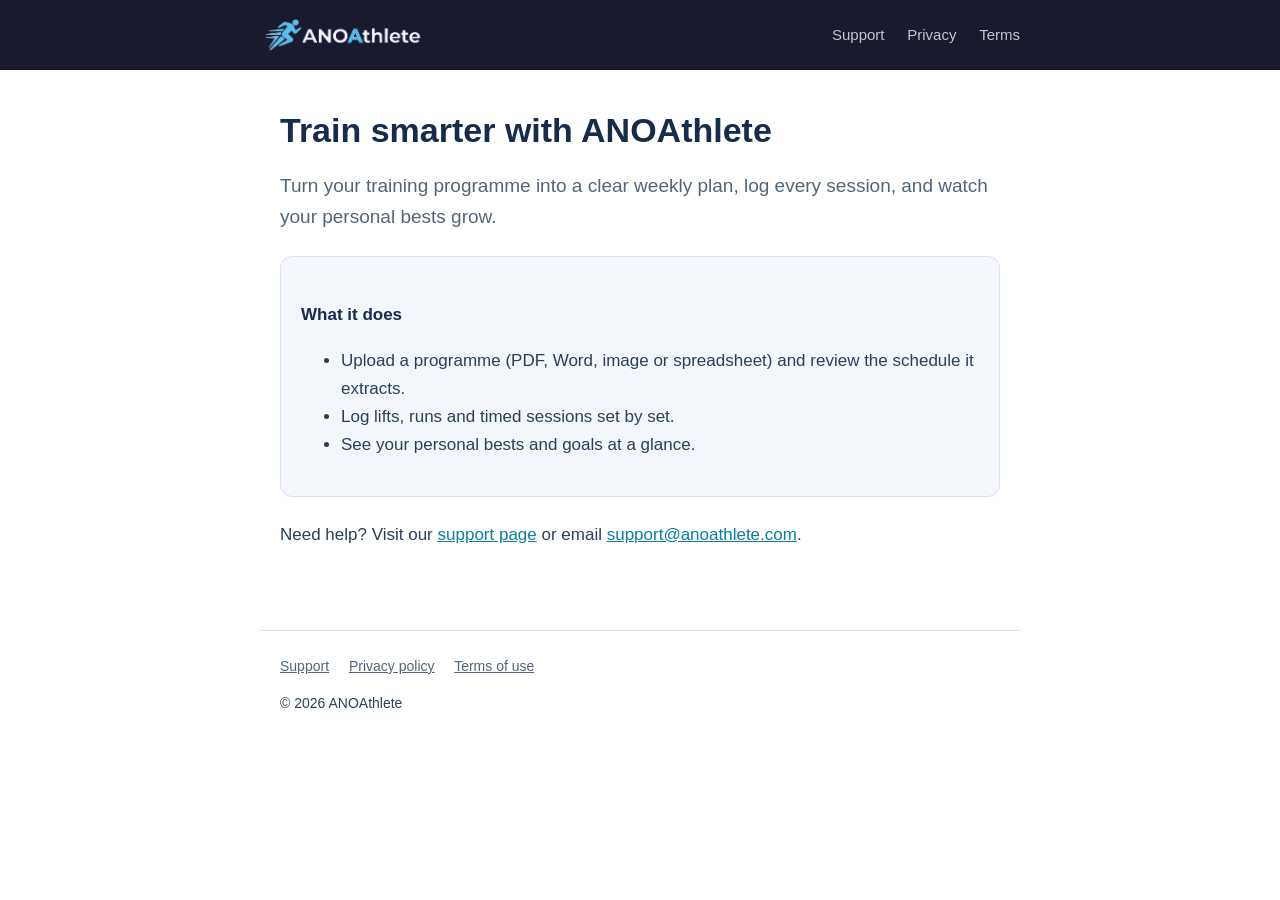
<file: index.html>
<!DOCTYPE html>
<html lang="en-GB">
  <head>
    <meta charset="utf-8" />
    <meta name="viewport" content="width=device-width, initial-scale=1" />
    <title>ANOAthlete – Train smarter</title>
    <meta
      name="description"
      content="ANOAthlete is a training log that turns your workout programme into a clear weekly plan and tracks your personal bests."
    />
    <link rel="icon" href="favicon.png" />
    <link rel="stylesheet" href="style.css" />
  </head>
  <body>
    <header>
      <div class="bar">
        <a href="./"><img src="logo.png" alt="ANOAthlete" /></a>
        <nav>
          <a href="support.html">Support</a>
          <a href="privacy.html">Privacy</a>
          <a href="terms.html">Terms</a>
        </nav>
      </div>
    </header>
    <main>
      <h1>Train smarter with ANOAthlete</h1>
      <p class="lead">
        Turn your training programme into a clear weekly plan, log every session, and watch your
        personal bests grow.
      </p>
      <div class="card">
        <h3>What it does</h3>
        <ul>
          <li>Upload a programme (PDF, Word, image or spreadsheet) and review the schedule it extracts.</li>
          <li>Log lifts, runs and timed sessions set by set.</li>
          <li>See your personal bests and goals at a glance.</li>
        </ul>
      </div>
      <p>
        Need help? Visit our <a href="support.html">support page</a> or email
        <a href="mailto:support@anoathlete.com">support@anoathlete.com</a>.
      </p>
    </main>
    <footer>
      <a href="support.html">Support</a>
      <a href="privacy.html">Privacy policy</a>
      <a href="terms.html">Terms of use</a>
      <p>&copy; 2026 ANOAthlete</p>
    </footer>
  </body>
</html>
</file>
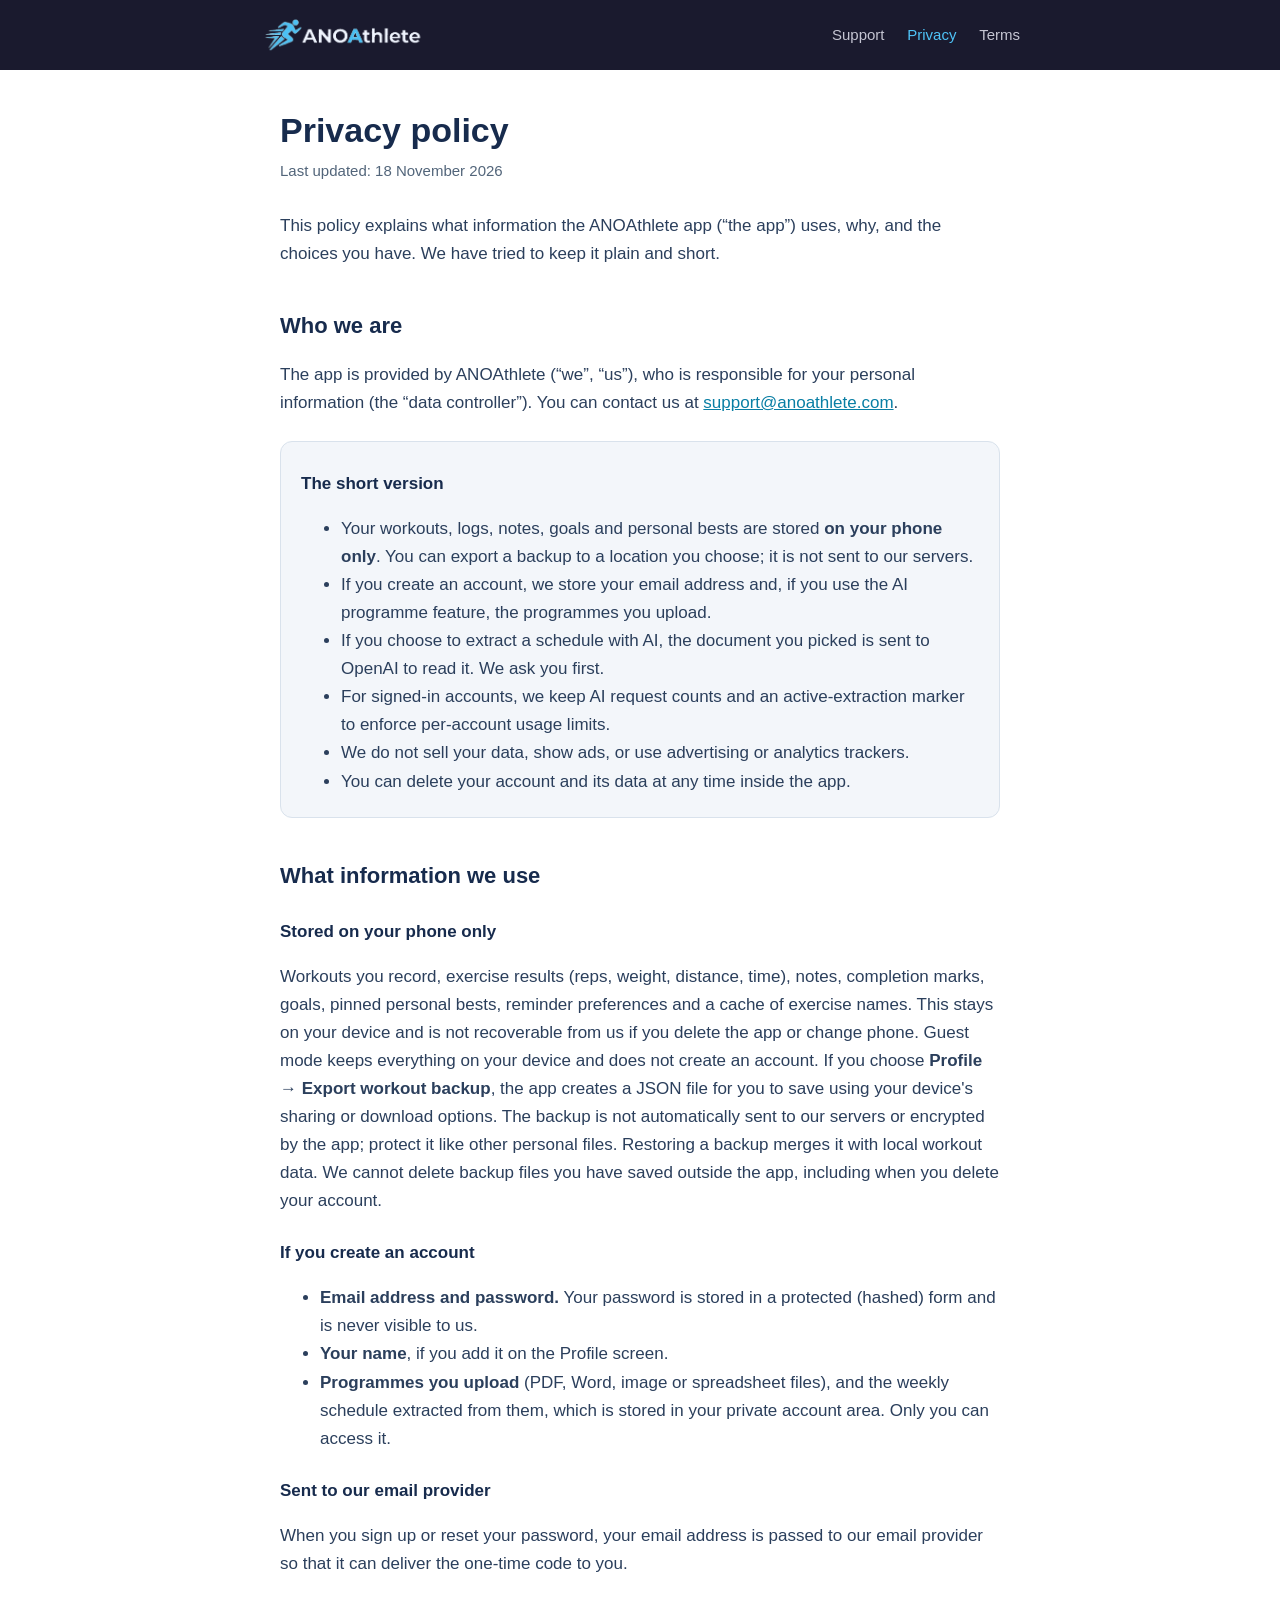
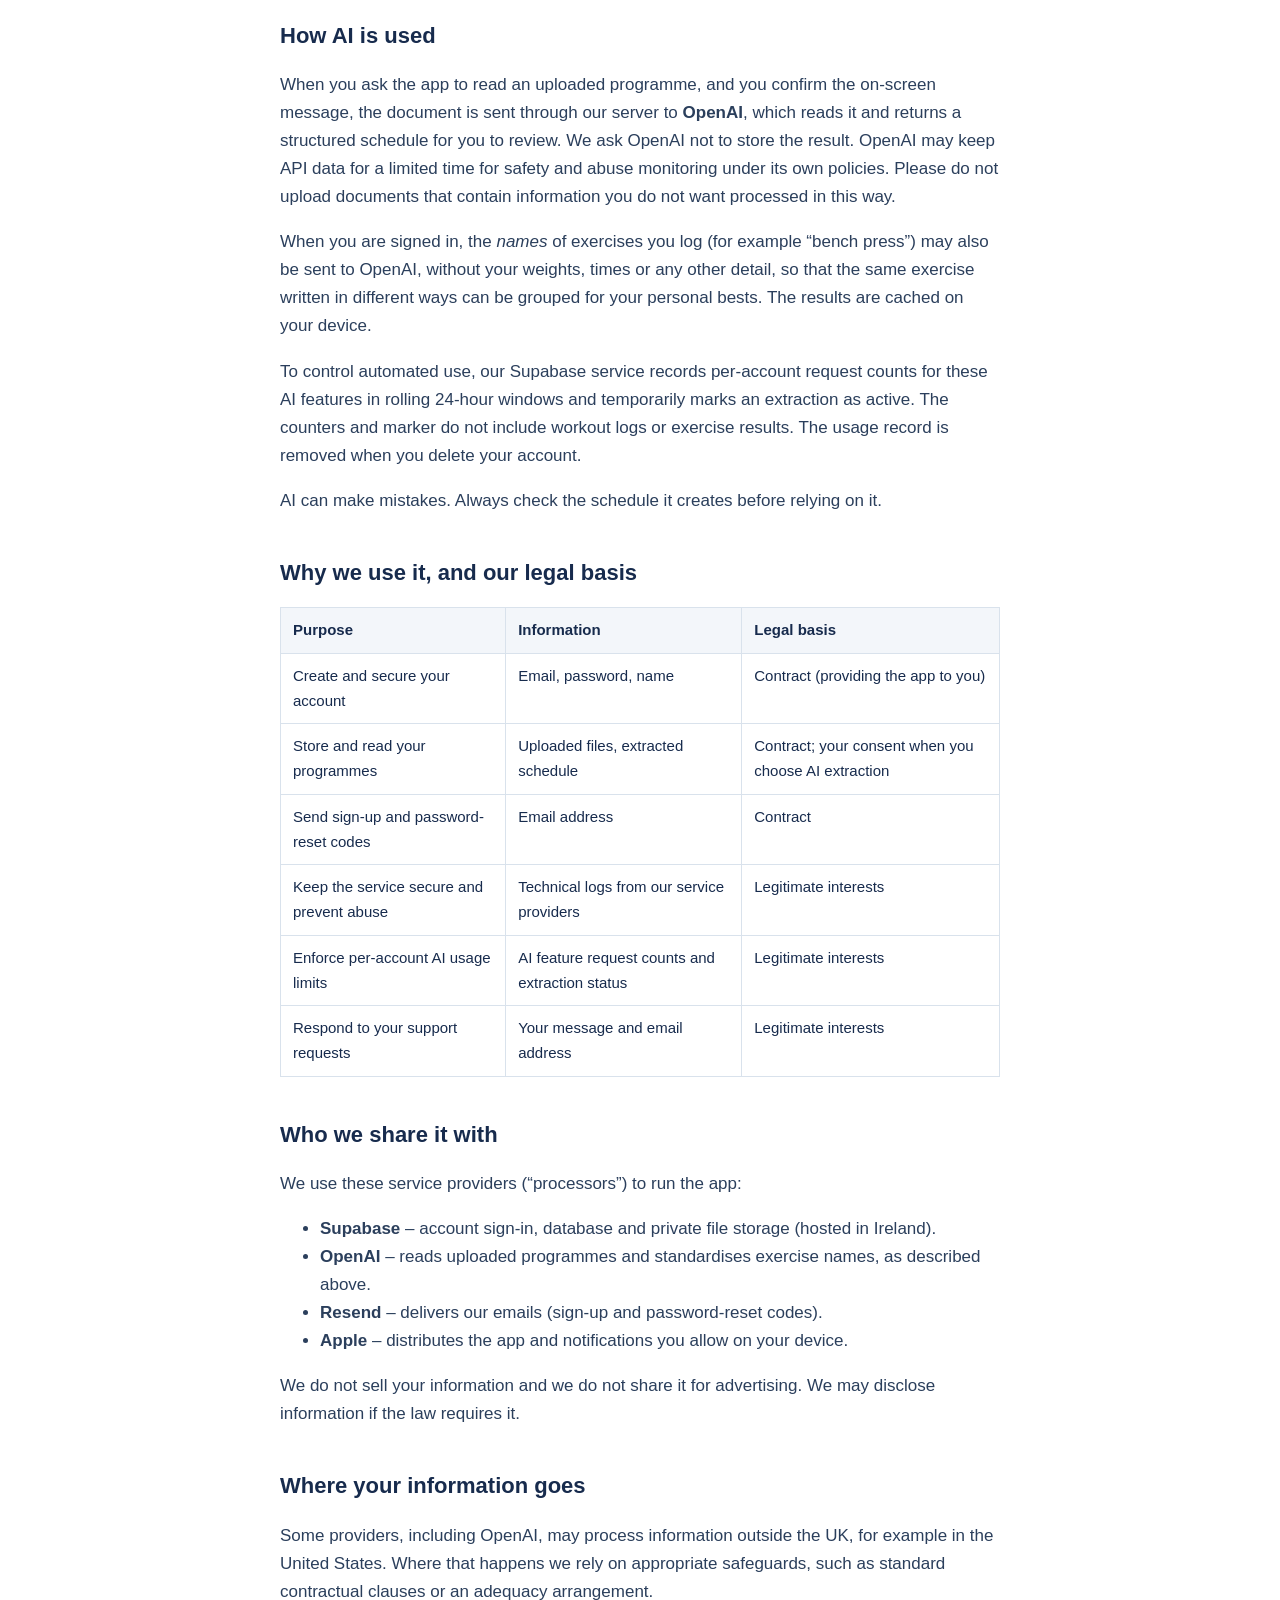
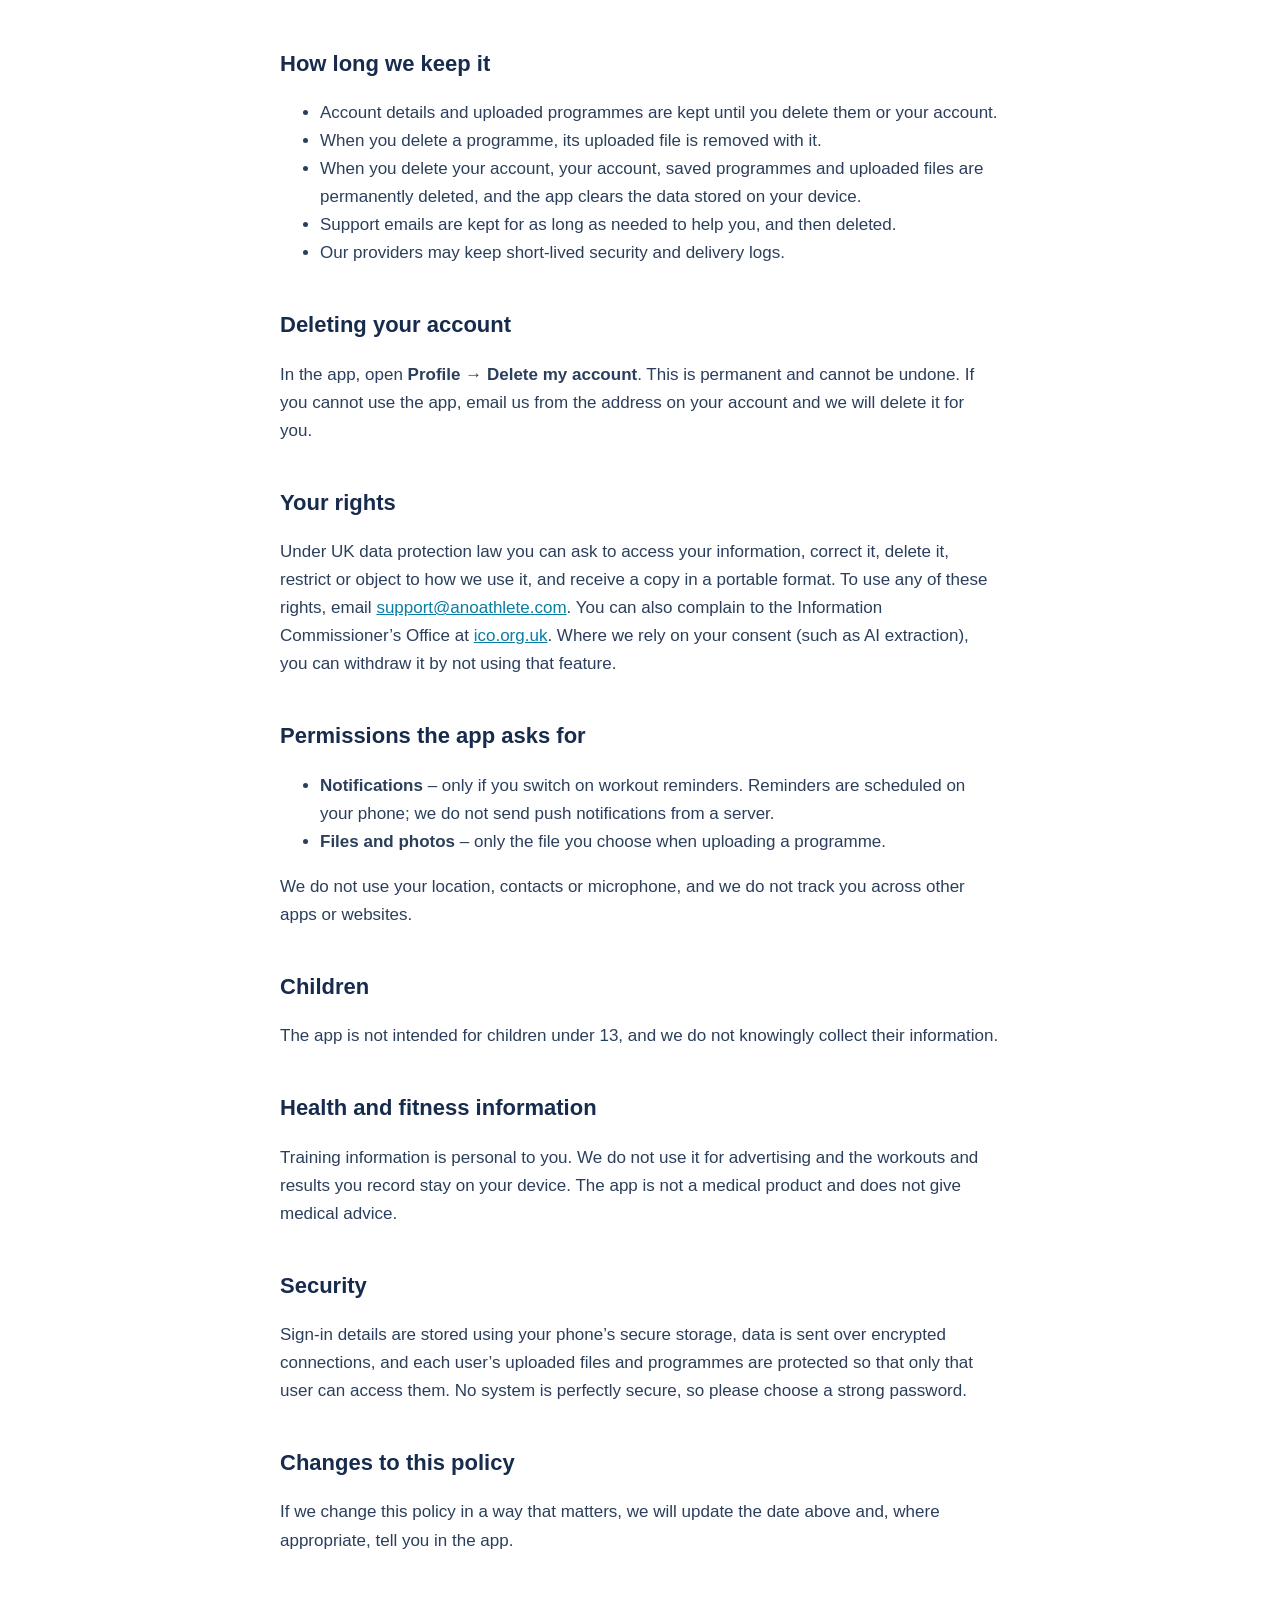
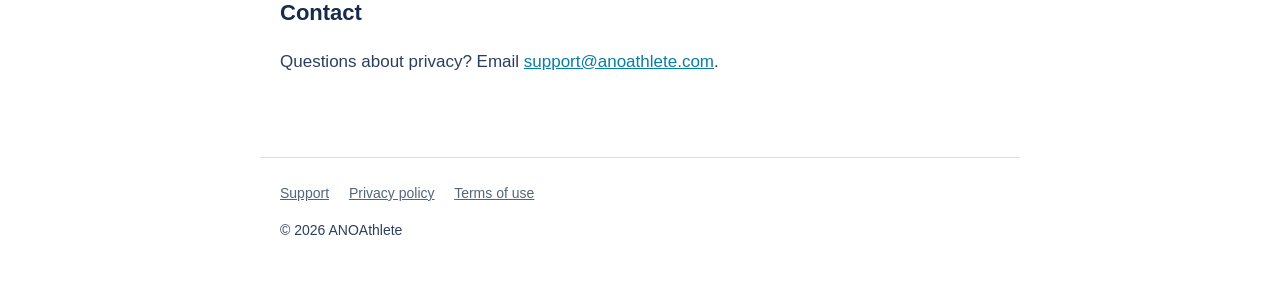
<file: privacy.html>
<!DOCTYPE html>
<html lang="en-GB">
  <head>
    <meta charset="utf-8" />
    <meta name="viewport" content="width=device-width, initial-scale=1" />
    <title>Privacy policy – ANOAthlete</title>
    <link rel="icon" href="favicon.png" />
    <link rel="stylesheet" href="style.css" />
  </head>
  <body>
    <header>
      <div class="bar">
        <a href="./"><img src="logo.png" alt="ANOAthlete" /></a>
        <nav>
          <a href="support.html">Support</a>
          <a href="privacy.html" aria-current="page">Privacy</a>
          <a href="terms.html">Terms</a>
        </nav>
      </div>
    </header>
    <main>
      <h1>Privacy policy</h1>
      <p class="updated">Last updated: 18 November 2026</p>

      <p>
        This policy explains what information the ANOAthlete app (&ldquo;the app&rdquo;) uses, why,
        and the choices you have. We have tried to keep it plain and short.
      </p>

      <h2>Who we are</h2>
      <p>
        The app is provided by ANOAthlete
        (&ldquo;we&rdquo;, &ldquo;us&rdquo;), who is responsible for your personal information
        (the &ldquo;data controller&rdquo;). You can contact us at
        <a href="mailto:support@anoathlete.com">support@anoathlete.com</a>.
      </p>

      <div class="summary">
        <h3>The short version</h3>
        <ul>
          <li>Your workouts, logs, notes, goals and personal bests are stored <strong>on your phone only</strong>. You can export a backup to a location you choose; it is not sent to our servers.</li>
          <li>If you create an account, we store your email address and, if you use the AI programme feature, the programmes you upload.</li>
          <li>If you choose to extract a schedule with AI, the document you picked is sent to OpenAI to read it. We ask you first.</li>
          <li>For signed-in accounts, we keep AI request counts and an active-extraction marker to enforce per-account usage limits.</li>
          <li>We do not sell your data, show ads, or use advertising or analytics trackers.</li>
          <li>You can delete your account and its data at any time inside the app.</li>
        </ul>
      </div>

      <h2>What information we use</h2>

      <h3>Stored on your phone only</h3>
      <p>
        Workouts you record, exercise results (reps, weight, distance, time), notes, completion
        marks, goals, pinned personal bests, reminder preferences and a cache of exercise names.
        This stays on your device and is not recoverable from us if you delete the app or change
        phone. Guest mode keeps everything on your device and does not create an account. If you
        choose <strong>Profile &rarr; Export workout backup</strong>, the app creates a JSON file
        for you to save using your device's sharing or download options. The backup is not
        automatically sent to our servers or encrypted by the app; protect it like other personal
        files. Restoring a backup merges it with local workout data. We cannot delete backup files
        you have saved outside the app, including when you delete your account.
      </p>

      <h3>If you create an account</h3>
      <ul>
        <li><strong>Email address and password.</strong> Your password is stored in a protected (hashed) form and is never visible to us.</li>
        <li><strong>Your name</strong>, if you add it on the Profile screen.</li>
        <li><strong>Programmes you upload</strong> (PDF, Word, image or spreadsheet files), and the weekly schedule extracted from them, which is stored in your private account area. Only you can access it.</li>
      </ul>

      <h3>Sent to our email provider</h3>
      <p>
        When you sign up or reset your password, your email address is passed to our email
        provider so that it can deliver the one-time code to you.
      </p>

      <h2>How AI is used</h2>
      <p>
        When you ask the app to read an uploaded programme, and you confirm the on-screen
        message, the document is sent through our server to <strong>OpenAI</strong>, which reads
        it and returns a structured schedule for you to review. We ask OpenAI not to store the
        result. OpenAI may keep API data for a limited time for safety and abuse monitoring under
        its own policies. Please do not upload documents that contain information you do not want
        processed in this way.
      </p>
      <p>
        When you are signed in, the <em>names</em> of exercises you log (for example
        &ldquo;bench press&rdquo;) may also be sent to OpenAI, without your weights, times or any
        other detail, so that the same exercise written in different ways can be grouped for your
        personal bests. The results are cached on your device.
      </p>
      <p>
        To control automated use, our Supabase service records per-account request counts for
        these AI features in rolling 24-hour windows and temporarily marks an extraction as
        active. The counters and marker do not include workout logs or exercise results. The
        usage record is removed when you delete your account.
      </p>
      <p>
        AI can make mistakes. Always check the schedule it creates before relying on it.
      </p>

      <h2>Why we use it, and our legal basis</h2>
      <table>
        <thead>
          <tr><th>Purpose</th><th>Information</th><th>Legal basis</th></tr>
        </thead>
        <tbody>
          <tr>
            <td>Create and secure your account</td>
            <td>Email, password, name</td>
            <td>Contract (providing the app to you)</td>
          </tr>
          <tr>
            <td>Store and read your programmes</td>
            <td>Uploaded files, extracted schedule</td>
            <td>Contract; your consent when you choose AI extraction</td>
          </tr>
          <tr>
            <td>Send sign-up and password-reset codes</td>
            <td>Email address</td>
            <td>Contract</td>
          </tr>
          <tr>
            <td>Keep the service secure and prevent abuse</td>
            <td>Technical logs from our service providers</td>
            <td>Legitimate interests</td>
          </tr>
          <tr>
            <td>Enforce per-account AI usage limits</td>
            <td>AI feature request counts and extraction status</td>
            <td>Legitimate interests</td>
          </tr>
          <tr>
            <td>Respond to your support requests</td>
            <td>Your message and email address</td>
            <td>Legitimate interests</td>
          </tr>
        </tbody>
      </table>

      <h2>Who we share it with</h2>
      <p>We use these service providers (&ldquo;processors&rdquo;) to run the app:</p>
      <ul>
        <li><strong>Supabase</strong> &ndash; account sign-in, database and private file storage (hosted in Ireland).</li>
        <li><strong>OpenAI</strong> &ndash; reads uploaded programmes and standardises exercise names, as described above.</li>
        <li><strong>Resend</strong> &ndash; delivers our emails (sign-up and password-reset codes).</li>
        <li><strong>Apple</strong> &ndash; distributes the app and notifications you allow on your device.</li>
      </ul>
      <p>
        We do not sell your information and we do not share it for advertising. We may disclose
        information if the law requires it.
      </p>

      <h2>Where your information goes</h2>
      <p>
        Some providers, including OpenAI, may process information outside the UK, for example in
        the United States. Where that happens we rely on appropriate safeguards, such as standard
        contractual clauses or an adequacy arrangement.
      </p>

      <h2>How long we keep it</h2>
      <ul>
        <li>Account details and uploaded programmes are kept until you delete them or your account.</li>
        <li>When you delete a programme, its uploaded file is removed with it.</li>
        <li>When you delete your account, your account, saved programmes and uploaded files are permanently deleted, and the app clears the data stored on your device.</li>
        <li>Support emails are kept for as long as needed to help you, and then deleted.</li>
        <li>Our providers may keep short-lived security and delivery logs.</li>
      </ul>

      <h2>Deleting your account</h2>
      <p>
        In the app, open <strong>Profile &rarr; Delete my account</strong>. This is permanent and
        cannot be undone. If you cannot use the app, email us from the address on your account and
        we will delete it for you.
      </p>

      <h2>Your rights</h2>
      <p>
        Under UK data protection law you can ask to access your information, correct it, delete
        it, restrict or object to how we use it, and receive a copy in a portable format. To use
        any of these rights, email <a href="mailto:support@anoathlete.com">support@anoathlete.com</a>.
        You can also complain to the Information Commissioner&rsquo;s Office at
        <a href="https://ico.org.uk">ico.org.uk</a>. Where we rely on your consent (such as AI
        extraction), you can withdraw it by not using that feature.
      </p>

      <h2>Permissions the app asks for</h2>
      <ul>
        <li><strong>Notifications</strong> &ndash; only if you switch on workout reminders. Reminders are scheduled on your phone; we do not send push notifications from a server.</li>
        <li><strong>Files and photos</strong> &ndash; only the file you choose when uploading a programme.</li>
      </ul>
      <p>We do not use your location, contacts or microphone, and we do not track you across other apps or websites.</p>

      <h2>Children</h2>
      <p>The app is not intended for children under 13, and we do not knowingly collect their information.</p>

      <h2>Health and fitness information</h2>
      <p>
        Training information is personal to you. We do not use it for advertising and the
        workouts and results you record stay on your device. The app is not a medical product and
        does not give medical advice.
      </p>

      <h2>Security</h2>
      <p>
        Sign-in details are stored using your phone&rsquo;s secure storage, data is sent over
        encrypted connections, and each user&rsquo;s uploaded files and programmes are protected so
        that only that user can access them. No system is perfectly secure, so please choose a
        strong password.
      </p>

      <h2>Changes to this policy</h2>
      <p>
        If we change this policy in a way that matters, we will update the date above and, where
        appropriate, tell you in the app.
      </p>

      <h2>Contact</h2>
      <p>
        Questions about privacy? Email <a href="mailto:support@anoathlete.com">support@anoathlete.com</a>.
      </p>
    </main>
    <footer>
      <a href="support.html">Support</a>
      <a href="privacy.html">Privacy policy</a>
      <a href="terms.html">Terms of use</a>
      <p>&copy; 2026 ANOAthlete</p>
    </footer>
  </body>
</html>
</file>
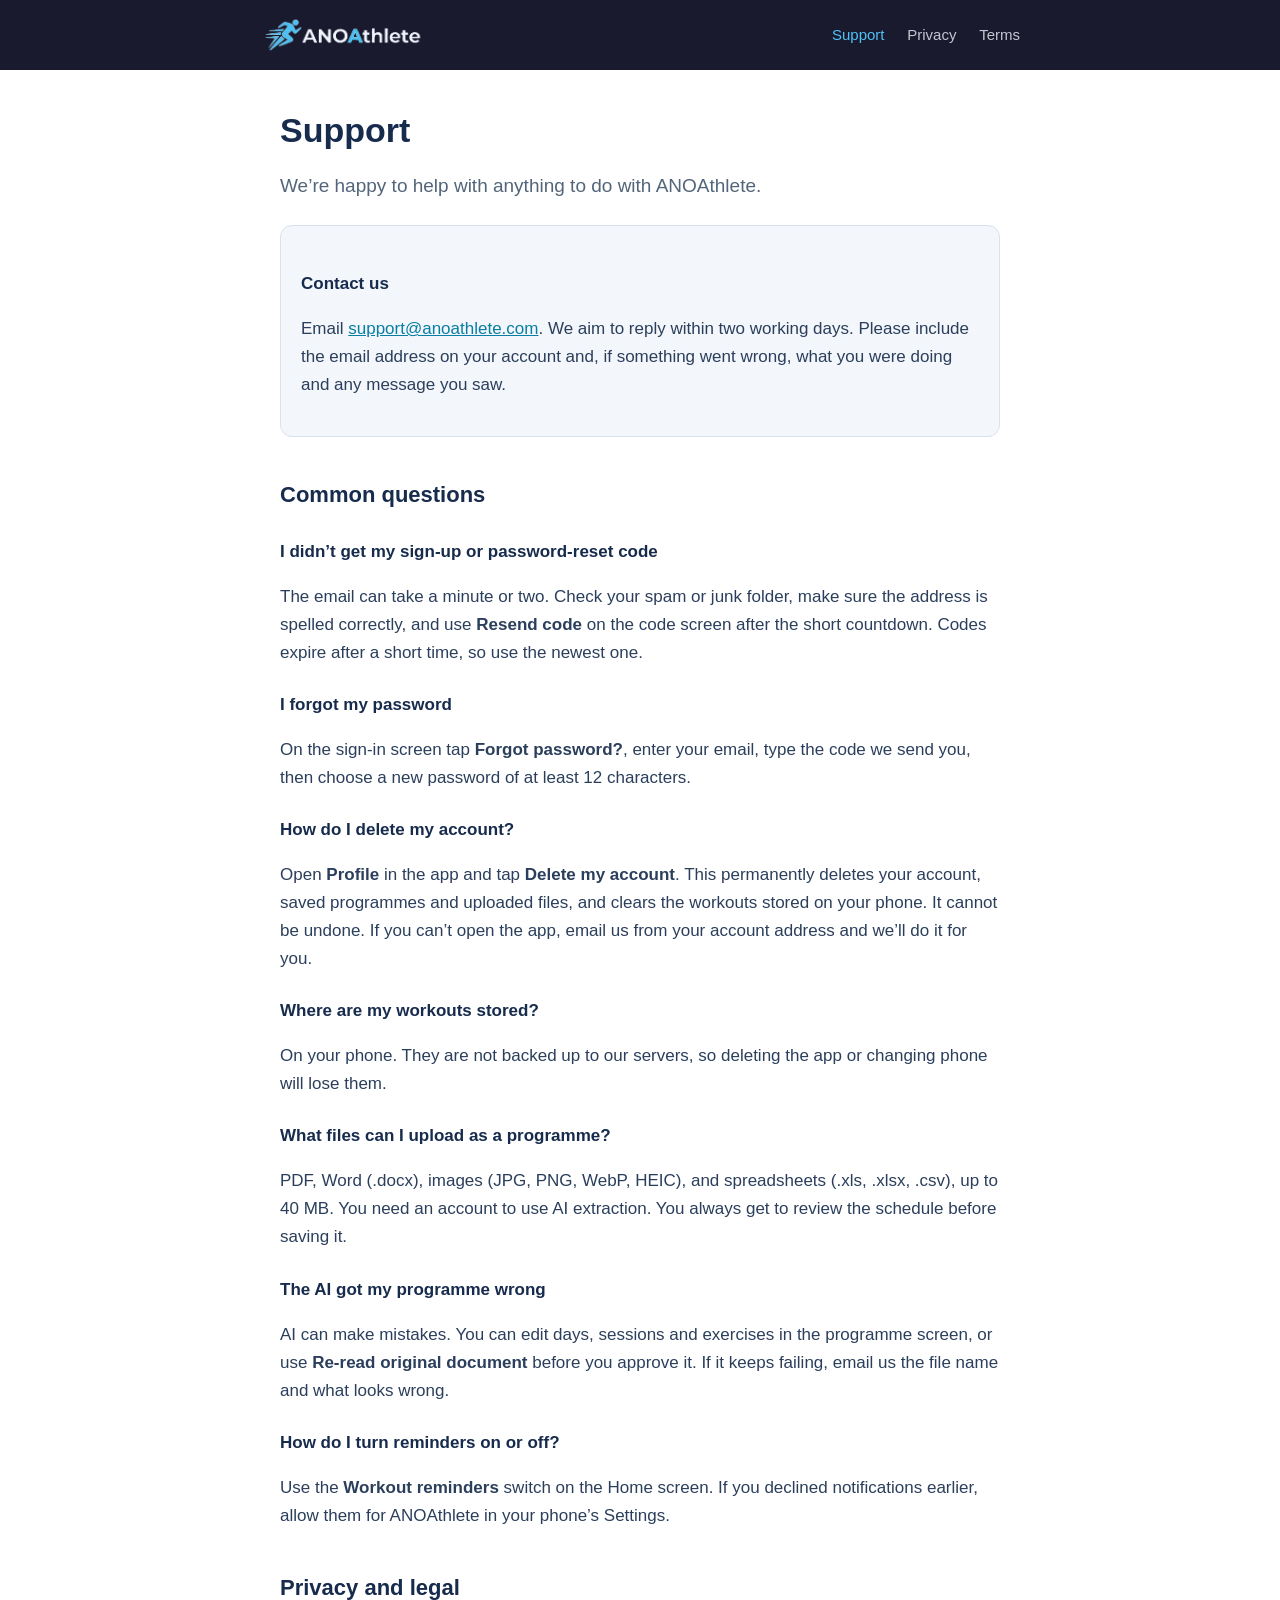
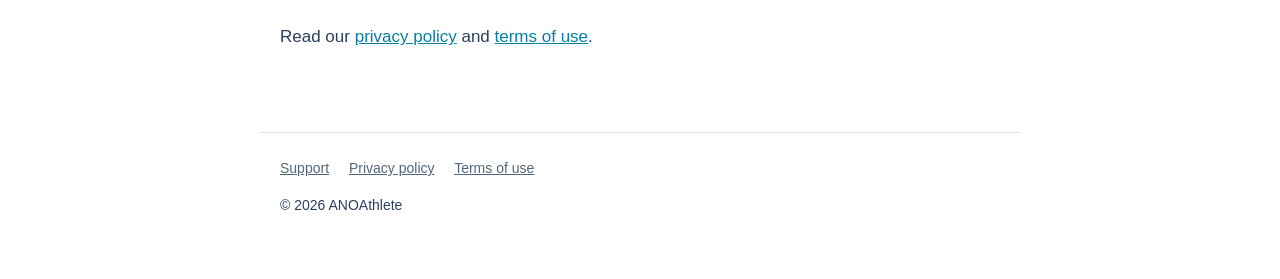
<file: support.html>
<!DOCTYPE html>
<html lang="en-GB">
  <head>
    <meta charset="utf-8" />
    <meta name="viewport" content="width=device-width, initial-scale=1" />
    <title>Support – ANOAthlete</title>
    <link rel="icon" href="favicon.png" />
    <link rel="stylesheet" href="style.css" />
  </head>
  <body>
    <header>
      <div class="bar">
        <a href="./"><img src="logo.png" alt="ANOAthlete" /></a>
        <nav>
          <a href="support.html" aria-current="page">Support</a>
          <a href="privacy.html">Privacy</a>
          <a href="terms.html">Terms</a>
        </nav>
      </div>
    </header>
    <main>
      <h1>Support</h1>
      <p class="lead">We&rsquo;re happy to help with anything to do with ANOAthlete.</p>

      <div class="card">
        <h3>Contact us</h3>
        <p>
          Email <a href="mailto:support@anoathlete.com">support@anoathlete.com</a>. We aim to reply
          within two working days. Please include the email address on your account and, if
          something went wrong, what you were doing and any message you saw.
        </p>
      </div>

      <h2>Common questions</h2>

      <h3>I didn&rsquo;t get my sign-up or password-reset code</h3>
      <p>
        The email can take a minute or two. Check your spam or junk folder, make sure the address
        is spelled correctly, and use <strong>Resend code</strong> on the code screen after the
        short countdown. Codes expire after a short time, so use the newest one.
      </p>

      <h3>I forgot my password</h3>
      <p>
        On the sign-in screen tap <strong>Forgot password?</strong>, enter your email, type the
        code we send you, then choose a new password of at least 12 characters.
      </p>

      <h3>How do I delete my account?</h3>
      <p>
        Open <strong>Profile</strong> in the app and tap <strong>Delete my account</strong>. This
        permanently deletes your account, saved programmes and uploaded files, and clears the
        workouts stored on your phone. It cannot be undone. If you can&rsquo;t open the app, email
        us from your account address and we&rsquo;ll do it for you.
      </p>

      <h3>Where are my workouts stored?</h3>
      <p>
        On your phone. They are not backed up to our servers, so deleting the app or changing
        phone will lose them.
      </p>

      <h3>What files can I upload as a programme?</h3>
      <p>
        PDF, Word (.docx), images (JPG, PNG, WebP, HEIC), and spreadsheets (.xls, .xlsx, .csv),
        up to 40&nbsp;MB. You need an account to use AI extraction. You always get to review the
        schedule before saving it.
      </p>

      <h3>The AI got my programme wrong</h3>
      <p>
        AI can make mistakes. You can edit days, sessions and exercises in the programme screen,
        or use <strong>Re-read original document</strong> before you approve it. If it keeps
        failing, email us the file name and what looks wrong.
      </p>

      <h3>How do I turn reminders on or off?</h3>
      <p>
        Use the <strong>Workout reminders</strong> switch on the Home screen. If you declined
        notifications earlier, allow them for ANOAthlete in your phone&rsquo;s Settings.
      </p>

      <h2>Privacy and legal</h2>
      <p>
        Read our <a href="privacy.html">privacy policy</a> and <a href="terms.html">terms of use</a>.
      </p>
    </main>
    <footer>
      <a href="support.html">Support</a>
      <a href="privacy.html">Privacy policy</a>
      <a href="terms.html">Terms of use</a>
      <p>&copy; 2026 ANOAthlete</p>
    </footer>
  </body>
</html>
</file>
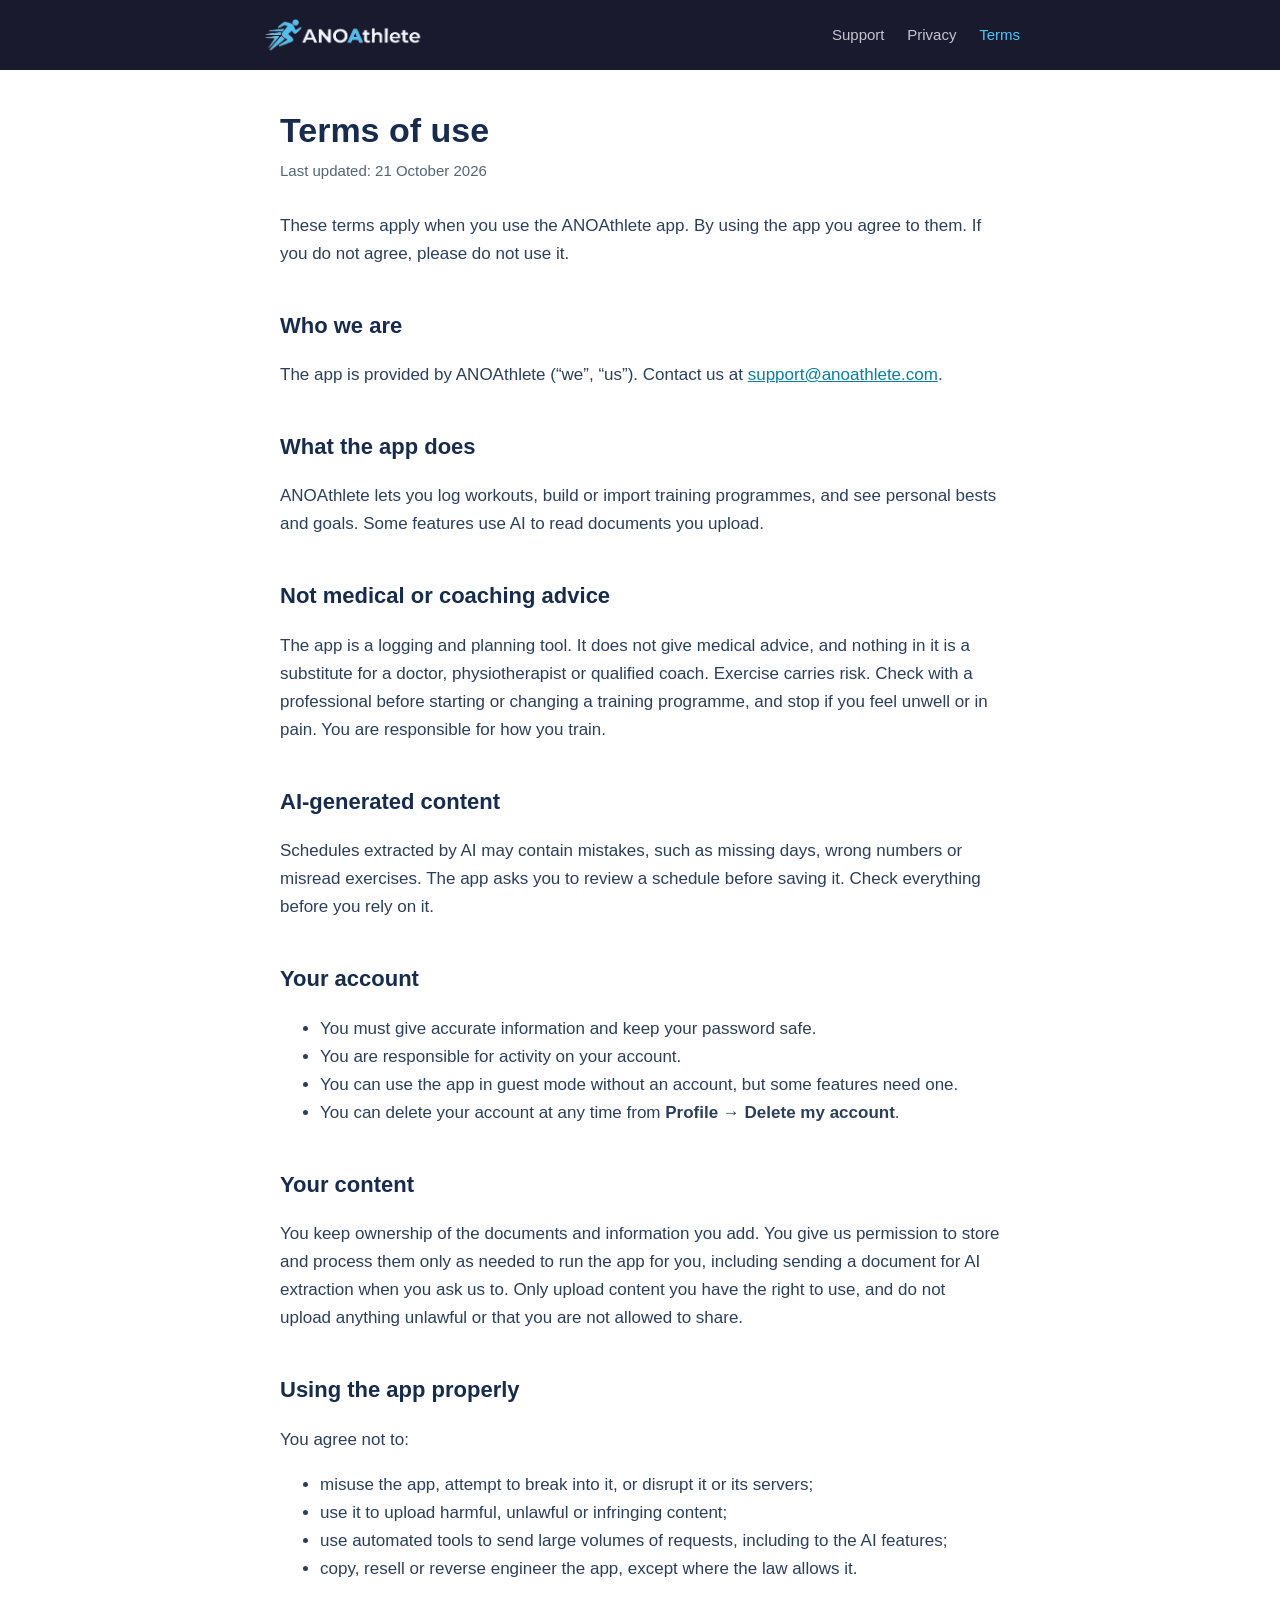
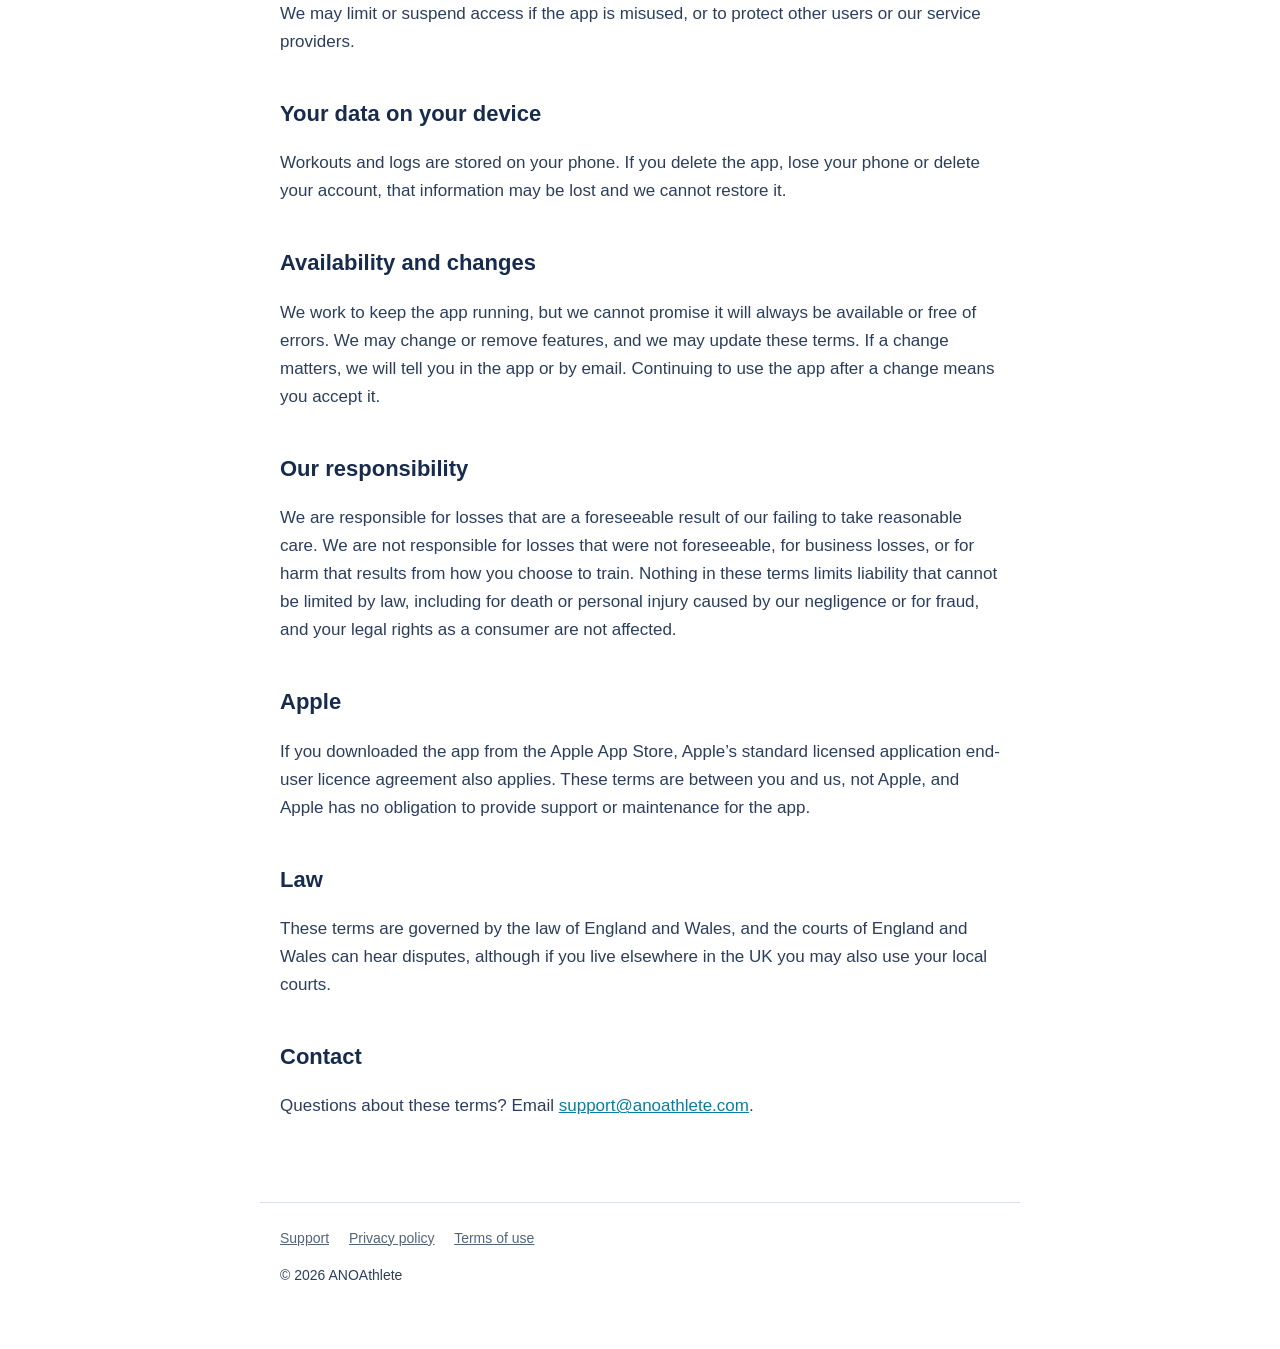
<file: terms.html>
<!DOCTYPE html>
<html lang="en-GB">
  <head>
    <meta charset="utf-8" />
    <meta name="viewport" content="width=device-width, initial-scale=1" />
    <title>Terms of use – ANOAthlete</title>
    <link rel="icon" href="favicon.png" />
    <link rel="stylesheet" href="style.css" />
  </head>
  <body>
    <header>
      <div class="bar">
        <a href="./"><img src="logo.png" alt="ANOAthlete" /></a>
        <nav>
          <a href="support.html">Support</a>
          <a href="privacy.html">Privacy</a>
          <a href="terms.html" aria-current="page">Terms</a>
        </nav>
      </div>
    </header>
    <main>
      <h1>Terms of use</h1>
      <p class="updated">Last updated: 21 October 2026</p>

      <p>
        These terms apply when you use the ANOAthlete app. By using the app you agree to them. If
        you do not agree, please do not use it.
      </p>

      <h2>Who we are</h2>
      <p>
        The app is provided by ANOAthlete
        (&ldquo;we&rdquo;, &ldquo;us&rdquo;). Contact us at
        <a href="mailto:support@anoathlete.com">support@anoathlete.com</a>.
      </p>

      <h2>What the app does</h2>
      <p>
        ANOAthlete lets you log workouts, build or import training programmes, and see personal
        bests and goals. Some features use AI to read documents you upload.
      </p>

      <h2>Not medical or coaching advice</h2>
      <p>
        The app is a logging and planning tool. It does not give medical advice, and nothing in it
        is a substitute for a doctor, physiotherapist or qualified coach. Exercise carries risk.
        Check with a professional before starting or changing a training programme, and stop if
        you feel unwell or in pain. You are responsible for how you train.
      </p>

      <h2>AI-generated content</h2>
      <p>
        Schedules extracted by AI may contain mistakes, such as missing days, wrong numbers or
        misread exercises. The app asks you to review a schedule before saving it. Check
        everything before you rely on it.
      </p>

      <h2>Your account</h2>
      <ul>
        <li>You must give accurate information and keep your password safe.</li>
        <li>You are responsible for activity on your account.</li>
        <li>You can use the app in guest mode without an account, but some features need one.</li>
        <li>You can delete your account at any time from <strong>Profile &rarr; Delete my account</strong>.</li>
      </ul>

      <h2>Your content</h2>
      <p>
        You keep ownership of the documents and information you add. You give us permission to
        store and process them only as needed to run the app for you, including sending a document
        for AI extraction when you ask us to. Only upload content you have the right to use, and do
        not upload anything unlawful or that you are not allowed to share.
      </p>

      <h2>Using the app properly</h2>
      <p>You agree not to:</p>
      <ul>
        <li>misuse the app, attempt to break into it, or disrupt it or its servers;</li>
        <li>use it to upload harmful, unlawful or infringing content;</li>
        <li>use automated tools to send large volumes of requests, including to the AI features;</li>
        <li>copy, resell or reverse engineer the app, except where the law allows it.</li>
      </ul>
      <p>
        We may limit or suspend access if the app is misused, or to protect other users or our
        service providers.
      </p>

      <h2>Your data on your device</h2>
      <p>
        Workouts and logs are stored on your phone. If you delete the app, lose your phone or
        delete your account, that information may be lost and we cannot restore it.
      </p>

      <h2>Availability and changes</h2>
      <p>
        We work to keep the app running, but we cannot promise it will always be available or free
        of errors. We may change or remove features, and we may update these terms. If a change
        matters, we will tell you in the app or by email. Continuing to use the app after a change
        means you accept it.
      </p>

      <h2>Our responsibility</h2>
      <p>
        We are responsible for losses that are a foreseeable result of our failing to take
        reasonable care. We are not responsible for losses that were not foreseeable, for
        business losses, or for harm that results from how you choose to train. Nothing in these
        terms limits liability that cannot be limited by law, including for death or personal
        injury caused by our negligence or for fraud, and your legal rights as a consumer are not
        affected.
      </p>

      <h2>Apple</h2>
      <p>
        If you downloaded the app from the Apple App Store, Apple&rsquo;s standard licensed
        application end-user licence agreement also applies. These terms are between you and us,
        not Apple, and Apple has no obligation to provide support or maintenance for the app.
      </p>

      <h2>Law</h2>
      <p>
        These terms are governed by the law of England and Wales, and the courts of England and
        Wales can hear disputes, although if you live elsewhere in the UK you may also use your
        local courts.
      </p>

      <h2>Contact</h2>
      <p>
        Questions about these terms? Email
        <a href="mailto:support@anoathlete.com">support@anoathlete.com</a>.
      </p>
    </main>
    <footer>
      <a href="support.html">Support</a>
      <a href="privacy.html">Privacy policy</a>
      <a href="terms.html">Terms of use</a>
      <p>&copy; 2026 ANOAthlete</p>
    </footer>
  </body>
</html>
</file>
<file: style.css>
:root {
  --navy: #1a1a2e;
  --blue: #4fc3f7;
  --accent: #087ea4;
  --text: #172b4d;
  --muted: #52657a;
  --border: #d9e2ec;
  --surface: #f3f6fa;
}

* {
  box-sizing: border-box;
}

body {
  background: #ffffff;
  color: var(--text);
  font-family: -apple-system, BlinkMacSystemFont, 'Segoe UI', Helvetica, Arial, sans-serif;
  font-size: 17px;
  line-height: 1.65;
  margin: 0;
}

header {
  background: var(--navy);
  padding: 18px 20px;
}

header .bar {
  align-items: center;
  display: flex;
  gap: 24px;
  justify-content: space-between;
  margin: 0 auto;
  max-width: 760px;
}

header img {
  display: block;
  height: 34px;
}

nav a {
  color: #c5c5d2;
  font-size: 15px;
  margin-left: 18px;
  text-decoration: none;
}

nav a:hover,
nav a[aria-current='page'] {
  color: var(--blue);
}

main {
  margin: 0 auto;
  max-width: 760px;
  padding: 40px 20px 64px;
}

h1 {
  font-size: 34px;
  line-height: 1.2;
  margin: 0 0 8px;
}

h2 {
  font-size: 22px;
  margin: 40px 0 8px;
}

h3 {
  font-size: 17px;
  margin: 24px 0 4px;
}

p,
li {
  color: #2b3f5c;
}

a {
  color: var(--accent);
}

.updated {
  color: var(--muted);
  font-size: 15px;
  margin: 0 0 28px;
}

.lead {
  color: var(--muted);
  font-size: 19px;
}

.summary {
  background: var(--surface);
  border: 1px solid var(--border);
  border-radius: 12px;
  margin: 24px 0;
  padding: 4px 20px;
}

.card {
  background: var(--surface);
  border: 1px solid var(--border);
  border-radius: 12px;
  margin: 24px 0;
  padding: 20px;
}

.todo {
  background: #fff3a3;
  border-radius: 3px;
  padding: 0 4px;
}

table {
  border-collapse: collapse;
  font-size: 15px;
  margin: 16px 0;
  width: 100%;
}

th,
td {
  border: 1px solid var(--border);
  padding: 10px 12px;
  text-align: left;
  vertical-align: top;
}

th {
  background: var(--surface);
}

footer {
  border-top: 1px solid var(--border);
  color: var(--muted);
  font-size: 14px;
  margin: 0 auto;
  max-width: 760px;
  padding: 24px 20px 48px;
}

footer a {
  color: var(--muted);
  margin-right: 16px;
}

@media (max-width: 560px) {
  h1 {
    font-size: 28px;
  }

  nav a {
    margin-left: 12px;
  }

  table,
  thead,
  tbody,
  tr,
  th,
  td {
    display: block;
  }

  thead {
    display: none;
  }

  td:first-child {
    background: var(--surface);
    font-weight: 700;
  }
}
</file>
